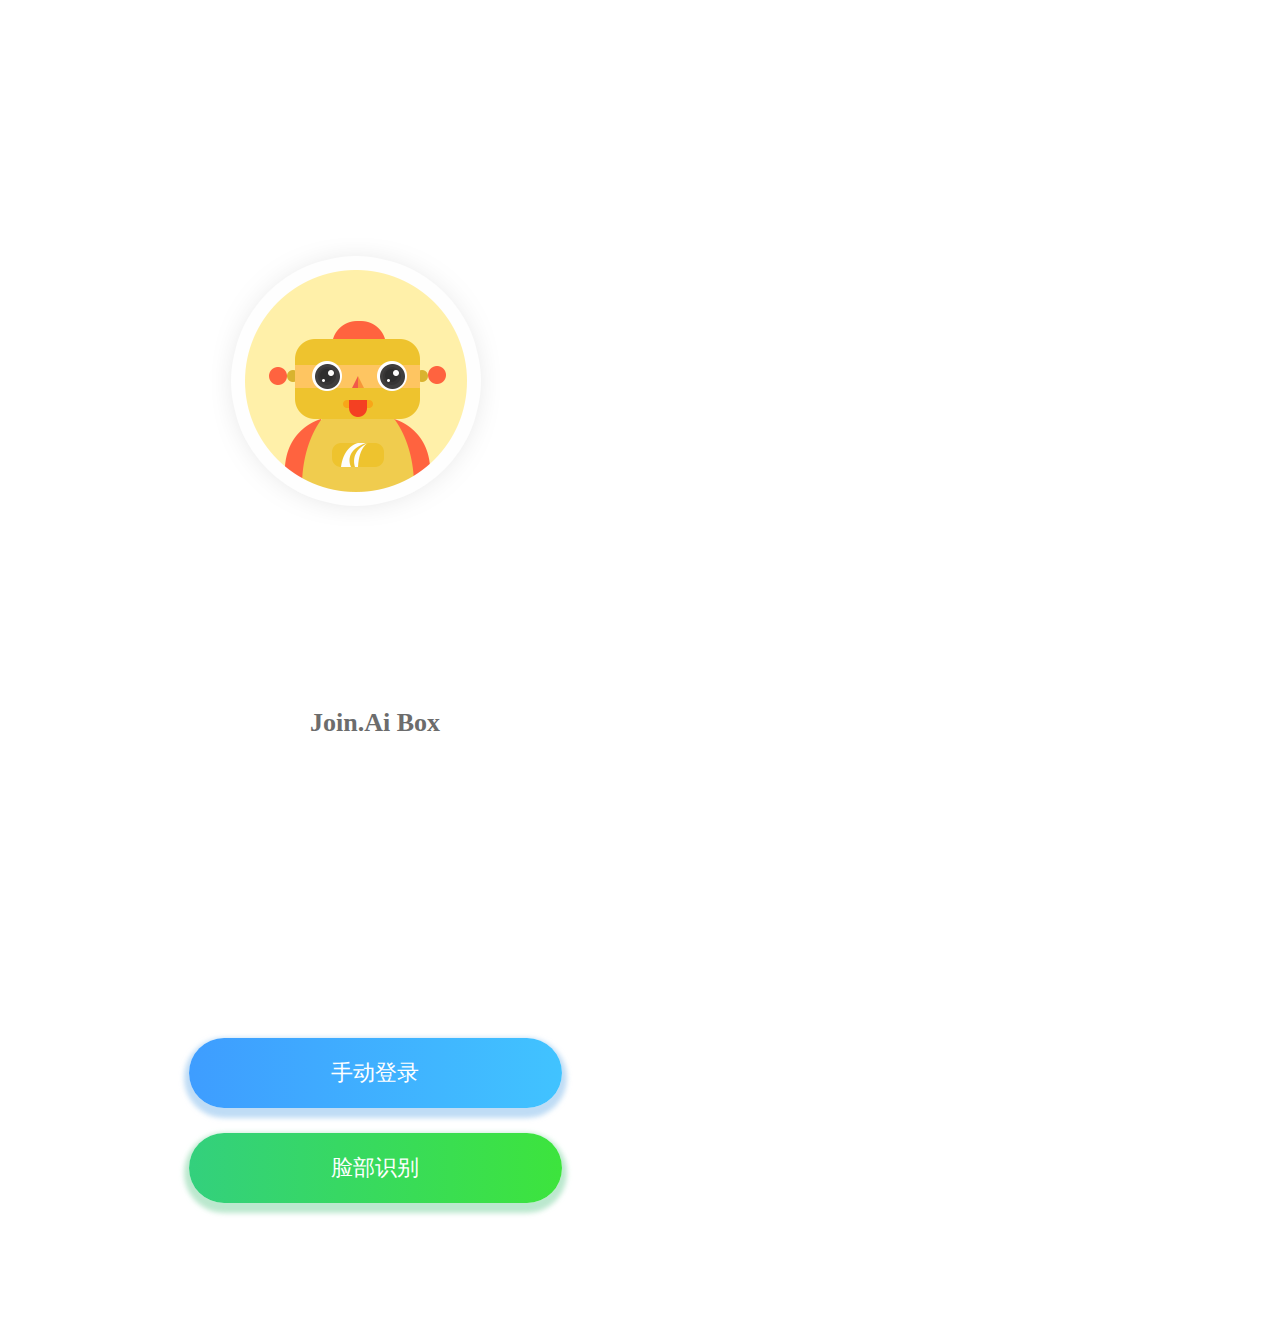
<file: index.html>
<!DOCTYPE html>
<html lang="en">
<head>
	<meta charset="UTF-8">
	<meta name="viewport" content="width=device-width">
	<title>人脸识别</title>
	<link rel="stylesheet" href="css/index.css">
	<script src="js/rem.js"></script>
</head>
<body>
	<div class="box">
		<img src="img/head%20sculpture.png" alt="">
		<h3>Join.Ai Box</h3>
		<div class="button">手动登录</div>
		<a href="index1.html"><div class="buttonb">脸部识别</div></a>
	</div>

	
</body>
</html>
</file>
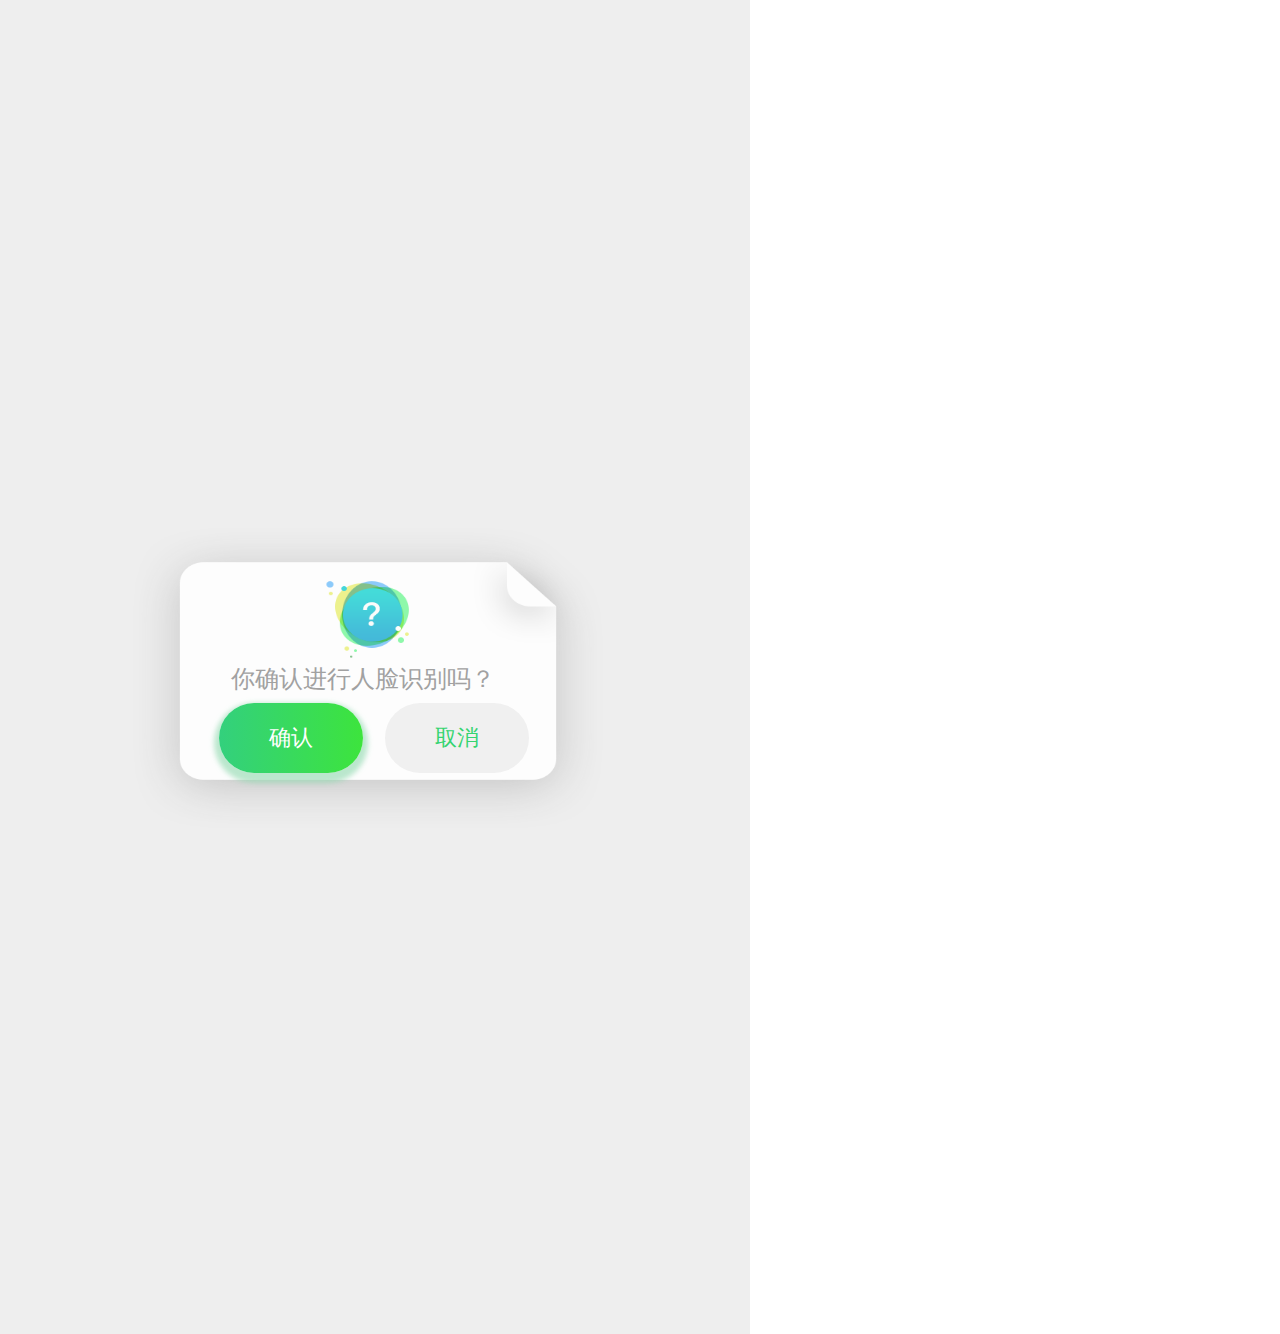
<file: index1.html>
<!DOCTYPE html>
<html lang="en">
<head>
    <meta charset="UTF-8">
    <meta name="viewport" content="width=device-width">
    <link rel="stylesheet" href="css/index1.css">
    <title>确认</title>
    <script src="js/rem.js"></script>

</head>
<body>
    <div class="box">
        <div class="imgback">
            <img src="img/head%20sculpture1.png" alt="">
            <p>你确认进行人脸识别吗？</p>
            <a href="index3.html"><div class="affirm">确认</div></a>
            <div class="exit">取消</div>

        </div>
    </div>

</body>
</html>
</file>
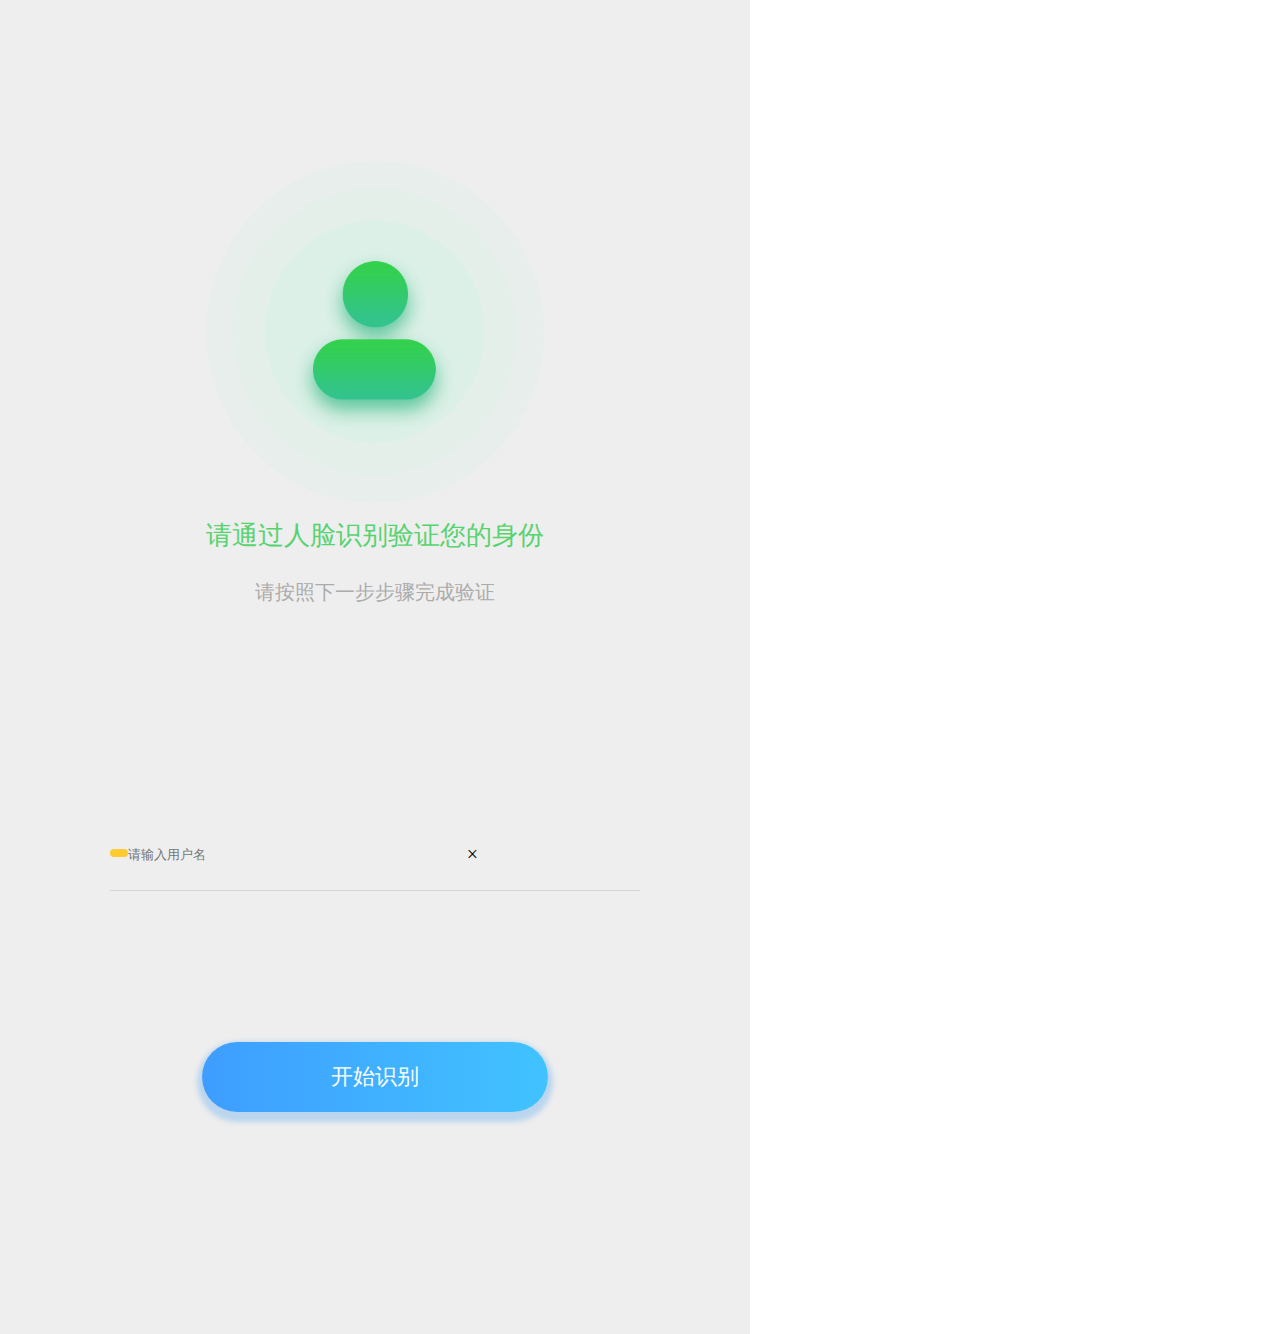
<file: index2.html>
<!doctype html>
<html lang="en">
<head>
    <meta charset="UTF-8">
    <meta name="viewport"
          content="width=device-width, user-scalable=no, initial-scale=1.0, maximum-scale=1.0, minimum-scale=1.0">
    <meta http-equiv="X-UA-Compatible" content="ie=edge">
    <link rel="stylesheet" href="css/index2.css">
    <title>输入名字</title>
    <script src="js/rem.js"></script>
</head>
<body>
    <div class="box">
        <img src="img/head%20portrait.png" alt="">
        <span class="a1">请通过人脸识别验证您的身份</span>
        <span class="a2">请按照下一步步骤完成验证</span>
        <div class="inputb">
            <div class="smalld"></div>
            <input type="text" placeholder="请输入用户名" class="user" name="usernsme" maxlength="8">
            <div class="del">×</div>



        </div>
        <a href="index4.html"><div class="boxbutton">开始识别</div></a>
    </div>

</body>
</html>
</file>
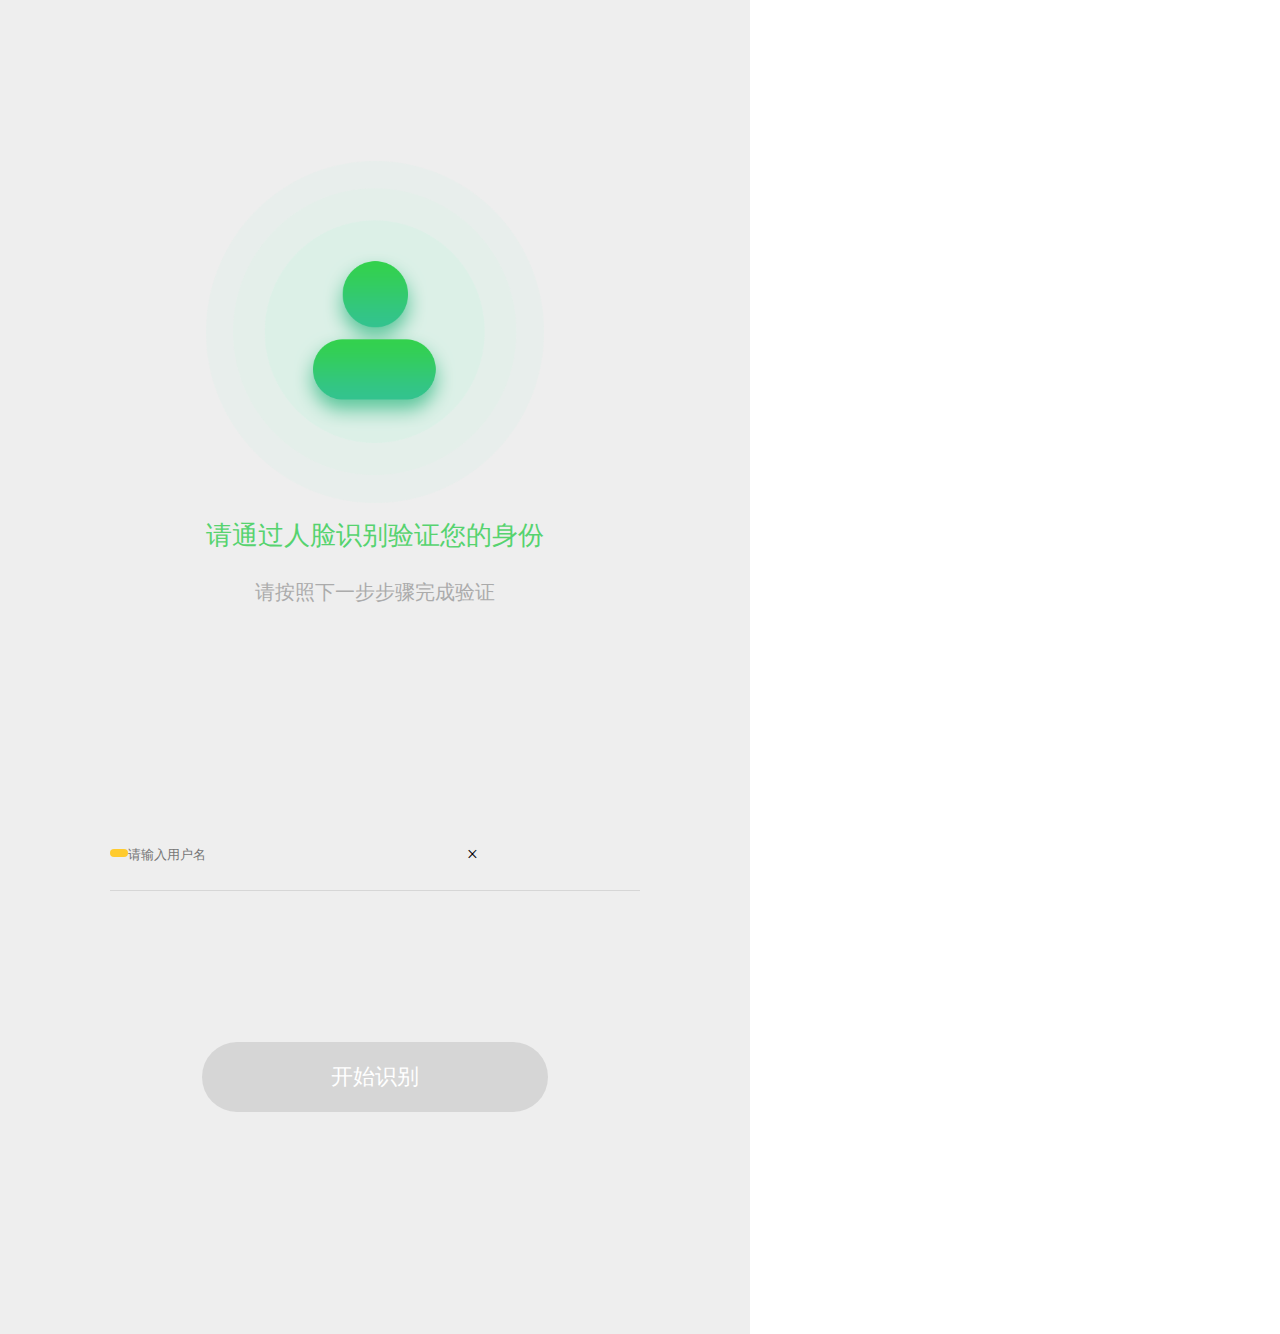
<file: index3.html>
<!doctype html>
<html lang="en">
<head>
    <meta charset="UTF-8">
    <meta name="viewport"
          content="width=device-width, user-scalable=no, initial-scale=1.0, maximum-scale=1.0, minimum-scale=1.0">
    <meta http-equiv="X-UA-Compatible" content="ie=edge">
    <link rel="stylesheet" href="css/index3.css">
    <title>输入名字1</title>
    <script src="js/rem.js"></script>
</head>
<body>
<div class="box">
    <img src="img/head%20portrait.png" alt="">
    <span class="a1">请通过人脸识别验证您的身份</span>
    <span class="a2">请按照下一步步骤完成验证</span>
    <div class="inputb">
        <div class="smalld"></div>
        <input type="text" placeholder="请输入用户名" class="user" name="usernsme" maxlength="8">
        <div class="del">×</div>
    </div>
    <a href="index2.html"><div class="boxbutton">开始识别</div></a>
</div>

</body>
</html>
</file>
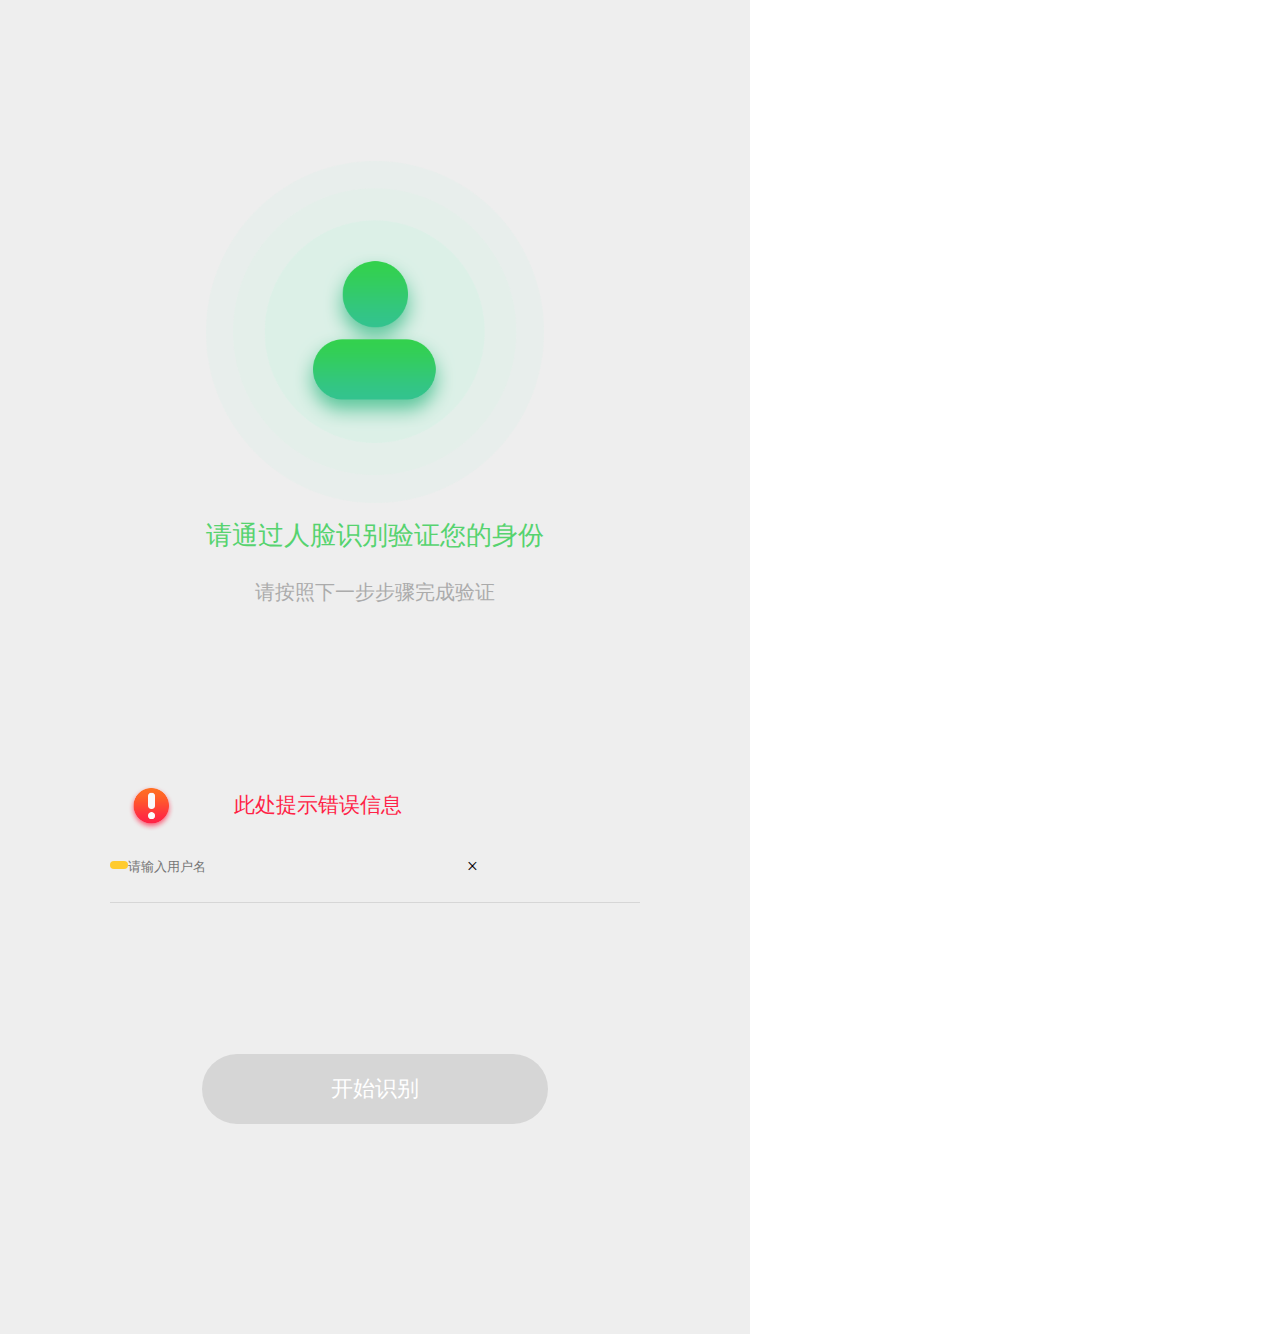
<file: index4.html>
<!doctype html>
<html lang="en">
<head>
    <meta charset="UTF-8">
    <meta name="viewport"
          content="width=device-width, user-scalable=no, initial-scale=1.0, maximum-scale=1.0, minimum-scale=1.0">
    <meta http-equiv="X-UA-Compatible" content="ie=edge">
    <link rel="stylesheet" href="css/index4.css">
    <title>输入名字2</title>
    <script src="js/rem.js"></script>
</head>
<body>
<div class="box">
    <img class="bi" src="img/head%20portrait.png" alt="">
    <span class="a1">请通过人脸识别验证您的身份</span>
    <span class="a2">请按照下一步步骤完成验证</span>
    <div class="mistake">
        <img class="mi" src="img/mistake.png" alt="">
        <span>此处提示错误信息</span>
    </div>
    <div class="inputb">
        <div class="smalld"></div>
        <input type="text" placeholder="请输入用户名" class="user" name="usernsme" maxlength="8">
        <div class="del">×</div>
    </div>
    <a href="index5.html"><div class="boxbutton">开始识别</div></a>
</div>

</body>
</html>
</file>
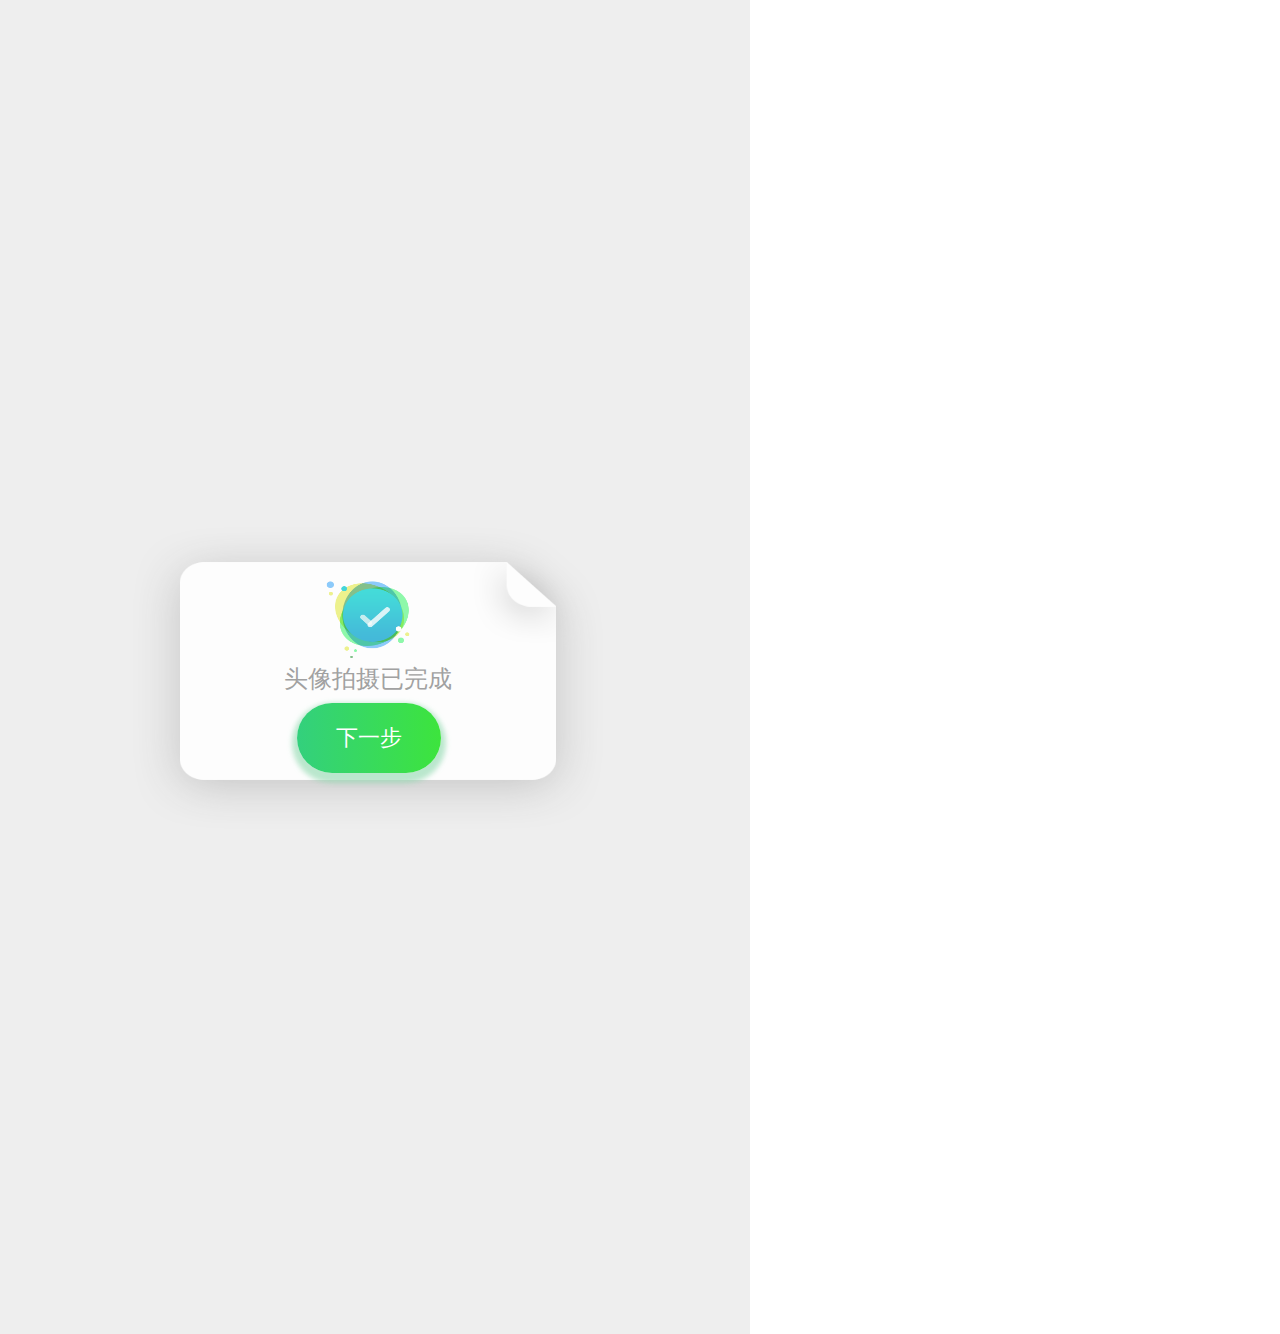
<file: index5.html>
<!DOCTYPE html>
<html lang="en">
<head>
    <meta charset="UTF-8">
    <meta name="viewport" content="width=device-width">
    <link rel="stylesheet" href="css/index5.css">
    <title>确认</title>
    <script src="js/rem.js"></script>

</head>
<body>
<div class="box">
    <div class="imgback">
        <img src="img/ok%20.png" alt="">
        <p>头像拍摄已完成</p>
        <a href="index6.html"><div class="affirm">下一步</div></a>


    </div>
</div>

</body>
</html>
</file>
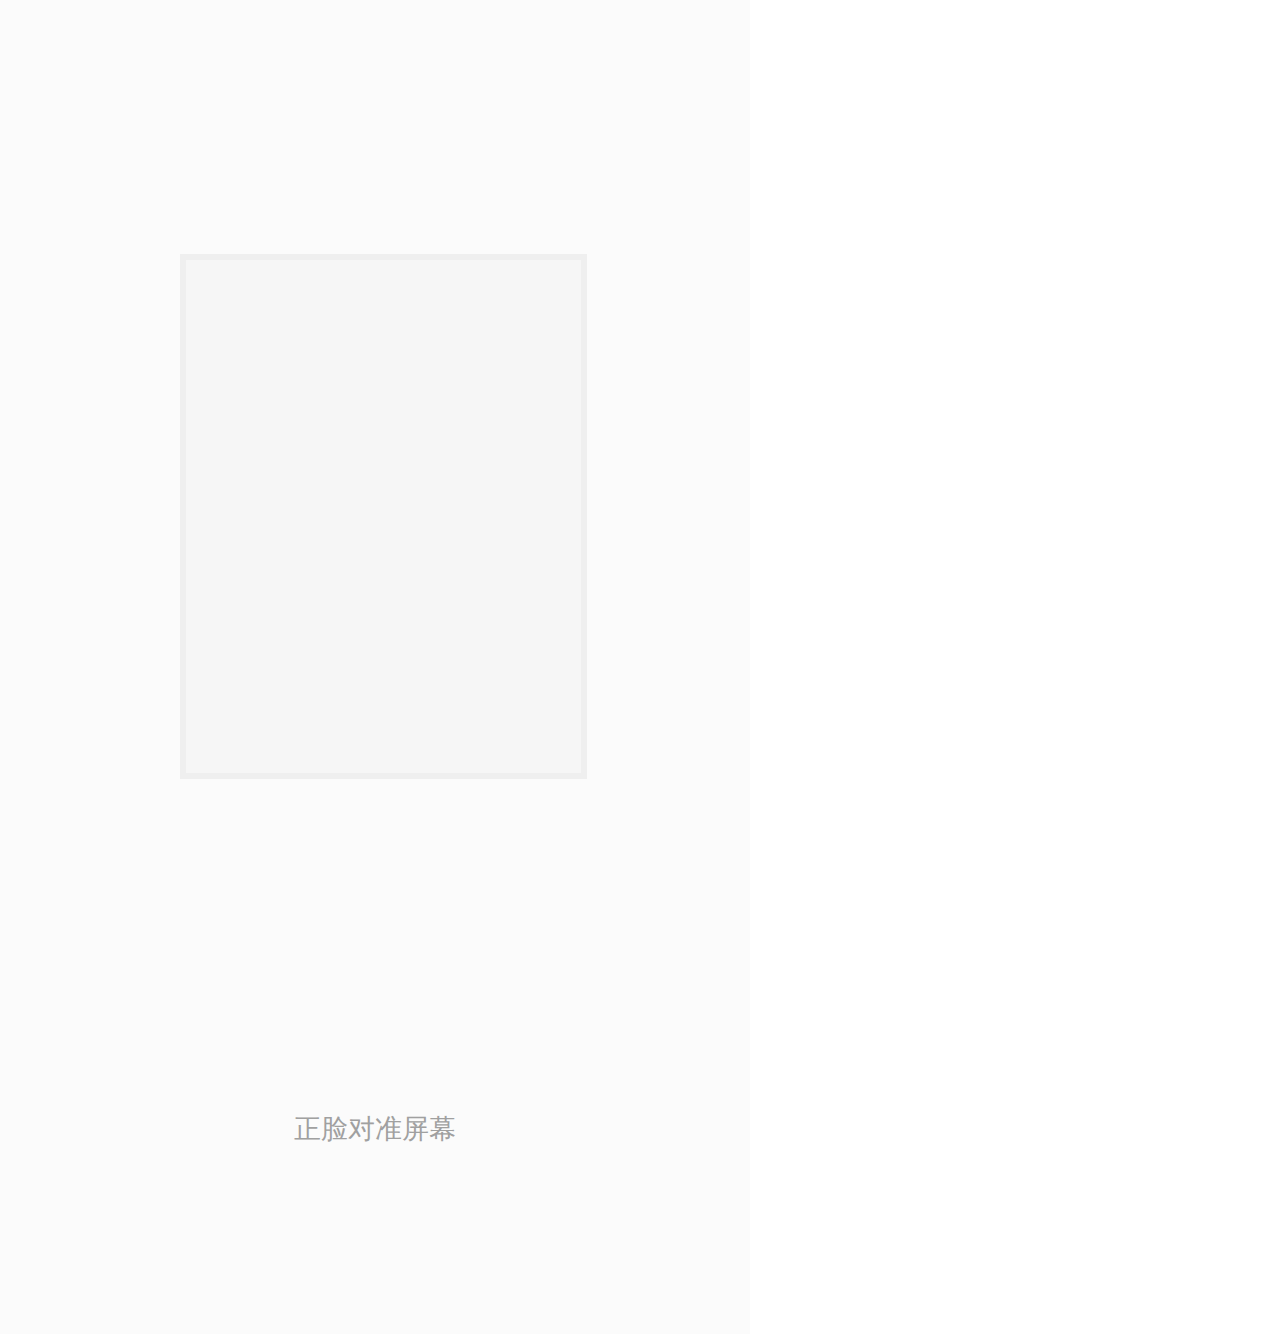
<file: index6.html>
<!--<!doctype html>-->
<!--<html lang="en">-->
<!--<head>-->
    <!--<meta charset="UTF-8">-->
    <!--<meta name="viewport"-->
          <!--content="width=device-width, user-scalable=no, initial-scale=1.0, maximum-scale=1.0, minimum-scale=1.0">-->
    <!--<meta http-equiv="X-UA-Compatible" content="ie=edge">-->
    <!--<link rel="stylesheet" href="css/index6.css">-->
    <!--<title>Document</title>-->
<!--</head>-->
    <!--<body>-->
    <!--<a href="index7.html">
    <div class="box">-->
            <!--<div class="mid"></div>-->
            <!--<span>正脸对准屏幕</span>-->
        <!--</div></a>-->


    <!--</body>-->
<!--</html>-->
<!doctype html>
<html lang="en">
<head>
    <meta charset="UTF-8">
    <meta name="viewport"
          content="width=device-width, user-scalable=no, initial-scale=1.0, maximum-scale=1.0, minimum-scale=1.0">
    <meta http-equiv="X-UA-Compatible" content="ie=edge">
    <link rel="stylesheet" href="css/index6.css">
    <title>输入</title>
    <script src="js/rem.js"></script>
</head>
<body>
    <a href="index7.html">
        <div class="box">
            <div class="mid"></div>
            <span>正脸对准屏幕</span>
        </div>
    </a>
</body>
</html>
</file>
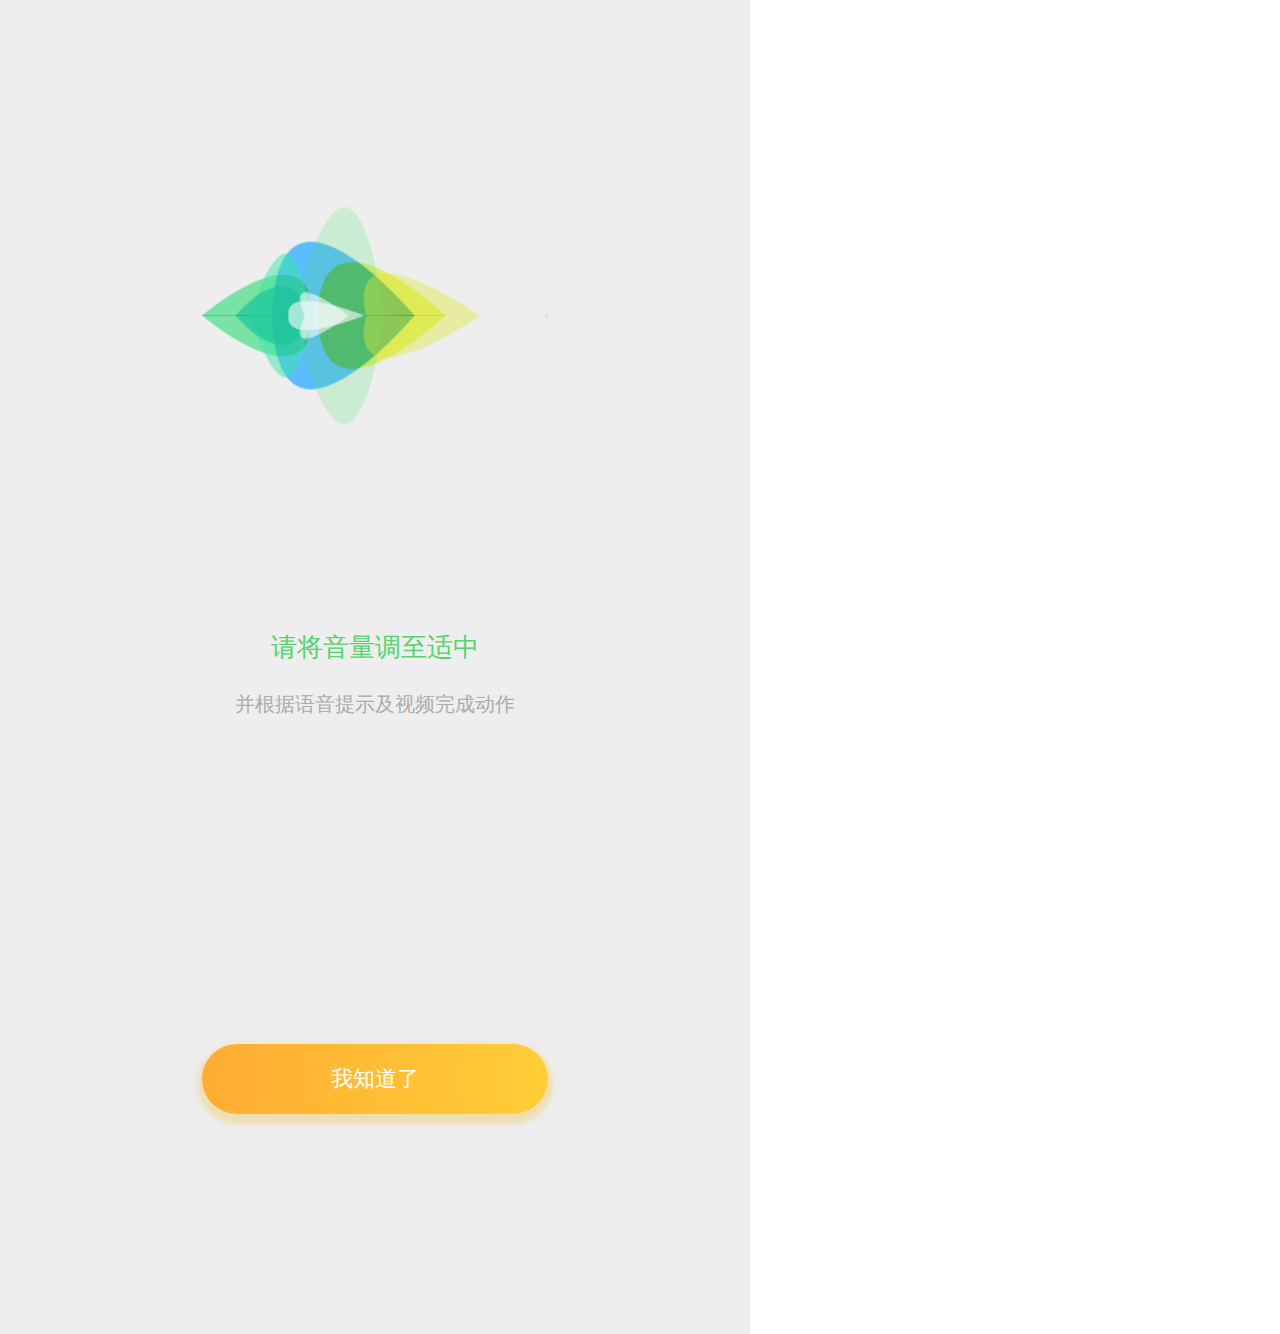
<file: index7.html>
<!doctype html>
<html lang="en">
<head>
    <meta charset="UTF-8">
    <meta name="viewport"
          content="width=device-width, user-scalable=no, initial-scale=1.0, maximum-scale=1.0, minimum-scale=1.0">
    <meta http-equiv="X-UA-Compatible" content="ie=edge">
    <link rel="stylesheet" href="css/index7.css">
    <title>语音</title>
    <script src="js/rem.js"></script>
</head>
<body>
<div class="box">
    <img src="img/yuyin.png" alt="">
    <span class="a1">请将音量调至适中</span>
    <span class="a2">并根据语音提示及视频完成动作</span>
    <!--<div class="inputb">-->
        <!--<div class="smalld"></div>-->
        <!--<input type="text" placeholder="请输入用户名" class="user" name="usernsme" maxlength="8">-->
        <!--<div class="del">×</div>-->



    <!--</div>-->
    <a href="index8.html"><div class="boxbutton">我知道了</div></a>
</div>

</body>
</file>
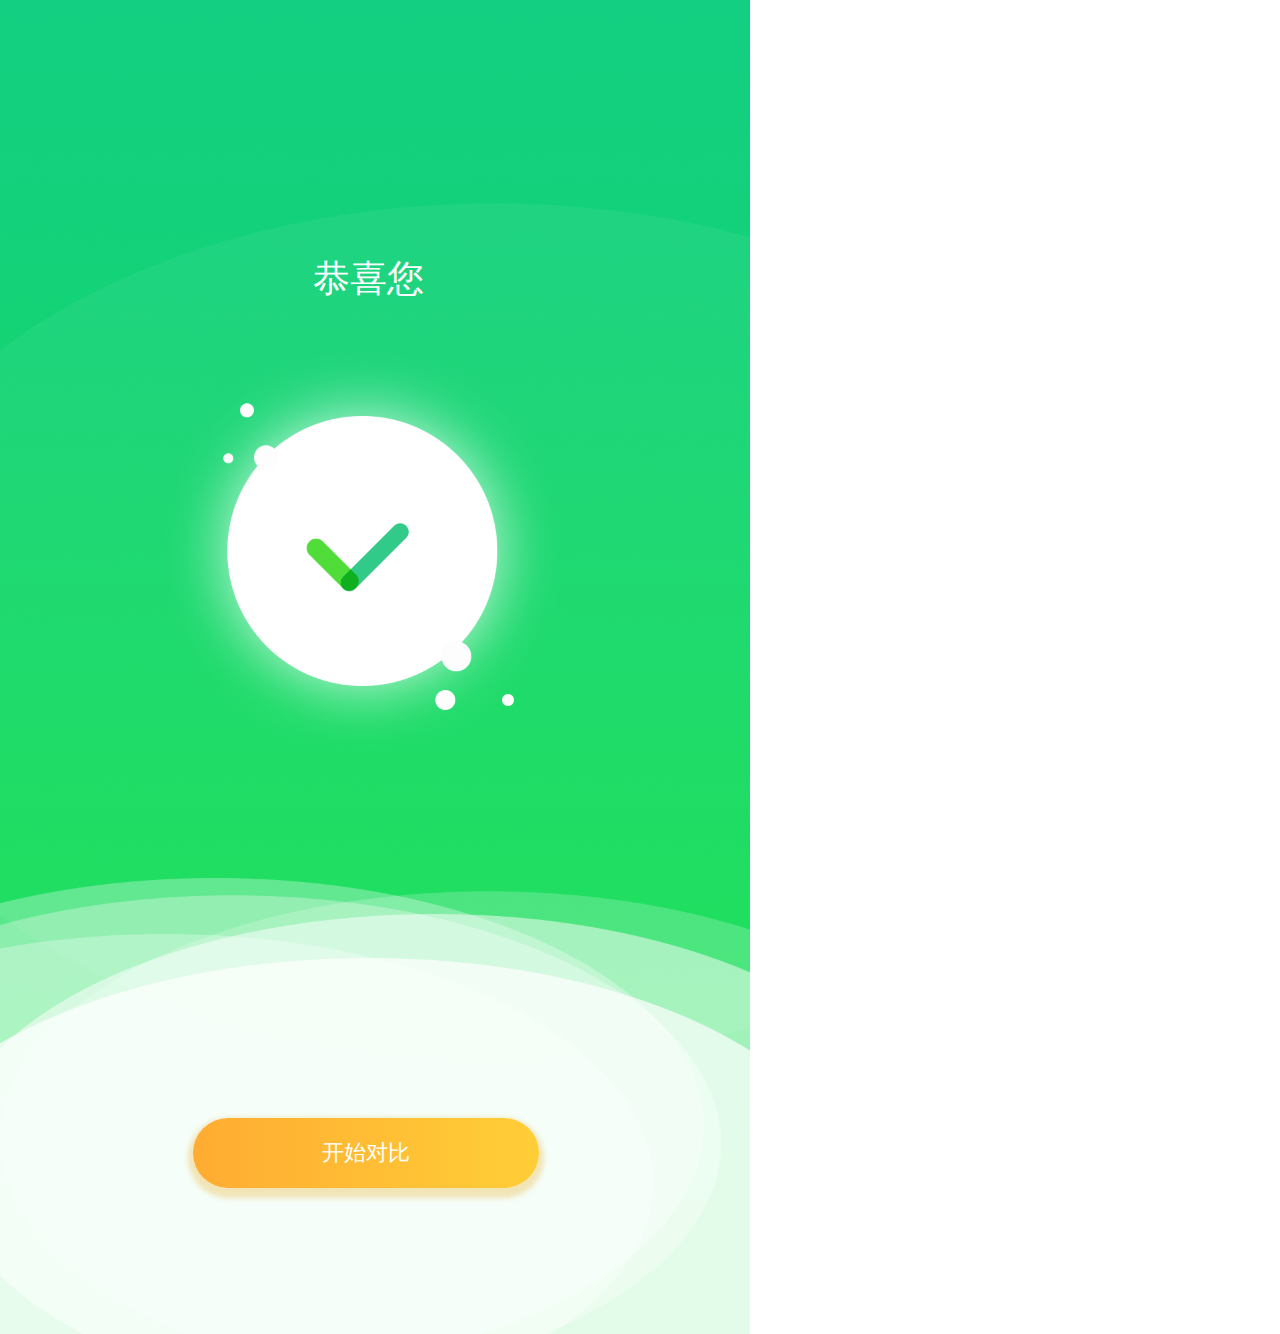
<file: index8.html>
<!--<!doctype html>-->
<!--<html lang="en">-->
<!--<head>-->
    <!--<meta charset="UTF-8">-->
    <!--<meta name="viewport"-->
          <!--content="width=device-width, user-scalable=no, initial-scale=1.0, maximum-scale=1.0, minimum-scale=1.0">-->
    <!--<meta http-equiv="X-UA-Compatible" content="ie=edge">-->
    <!--<link rel="stylesheet" href="css/index8.css">-->
    <!--<title>识别成功</title>-->
<!--</head>-->
<!--<body>-->
    <!--<div class="box">-->
        <!--<img src="img/yuyinshibie.png" alt="">-->
    <!--</div>-->
<!--</body>-->
<!--</html>-->
<!DOCTYPE html>
<html lang="en">
<head>
    <meta charset="UTF-8">
    <meta name="viewport" content="width=device-width">
    <title></title>
    <link rel="stylesheet" href="css/index8.css">
    <script src="js/rem.js"></script>
</head>
<body>
<div class="box">
    <img src="img/yuyinshibie.png" alt="">
    <span class="s1">恭喜您</span>
    <span class="s2">对于您的脸部识别已经成功</span>
    <a href="index9.html"> <div class="boxbutton">开始对比</div></a>
</div>


</body>
</html>
</file>
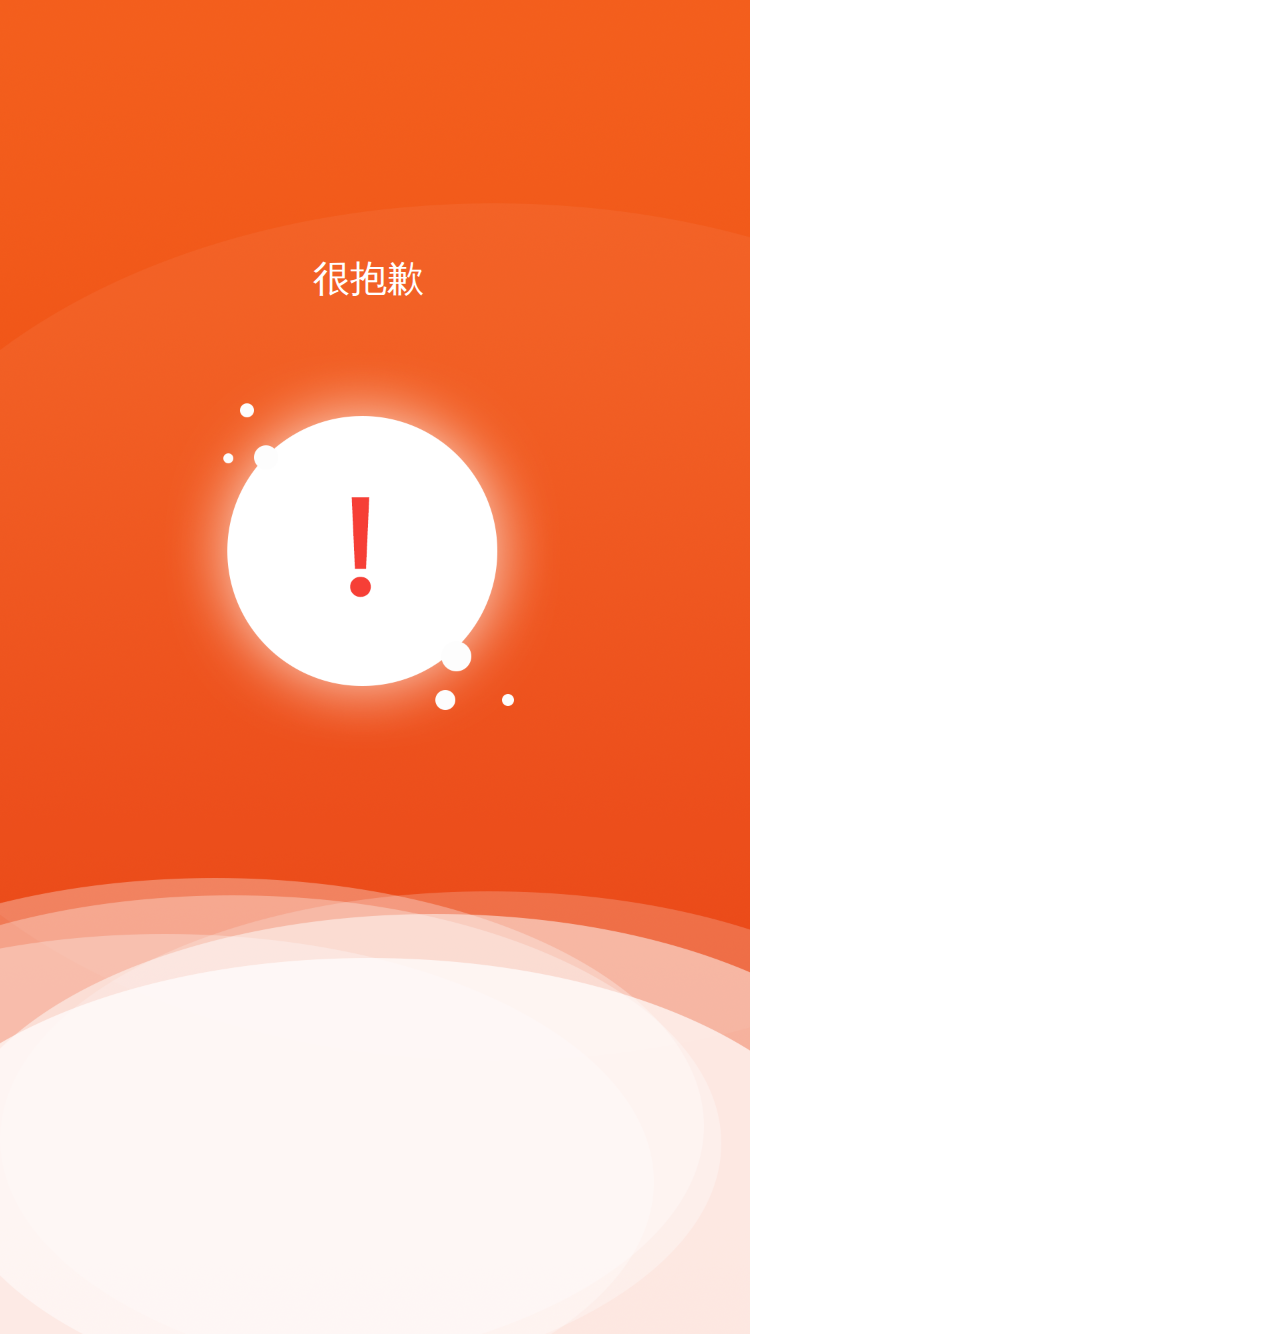
<file: index9.html>
<!DOCTYPE html>
<html lang="en">
<head>
    <meta charset="UTF-8">
    <meta name="viewport" content="width=device-width">
    <title></title>
    <link rel="stylesheet" href="css/index9.css">
    <script src="js/rem.js"></script>
</head>
<body>
<div class="box">
    <img src="img/yuyinshibiecuo.png" alt="">
    <span class="s1">很抱歉</span>
    <span class="s2">对于您的脸部识别没有成功</span>
    <!--<div class="boxbutton"></div>-->
</div>
</file>
<file: css/index.css>
/*
* @Author: cyw
* @Date:   2018-08-03 16:34:57
* @Last Modified by:   cyw
* @Last Modified time: 2018-08-03 18:07:32
*/
@import url(base.css);
.box{
    width: 7.5rem;
    height:13.34rem;
    /*background: yellow;*/
    overflow: hidden;
}
.box img{
    width: 4.69rem;
    height: 3.78rem;
    display: block;
    margin: 2.06rem auto 1.24rem;
    /*text-align: center;*/
}
.box h3{

    /*width: 1.87rem;*/
    /*height: 0.28rem;*/
    /*margin-bottom: 5rem;*/
    font-size:0.26rem;
    color: #6c6c6c;
    text-align: center;
}
.button{
    width: 3.73rem;
    height: 0.7rem;
    /*background: red;*/
    font-size: 0.22rem;
    border-radius: 0.35rem;
    margin: 3rem auto 0.25rem;
    text-align: center;
    color: white;
    line-height: 0.7rem;
    background-image: -webkit-linear-gradient(left,#3e9dff,#41c3ff);
    box-shadow:0 0.05rem 0.05rem 0.05rem rgba(149,196,238,0.6);

}
.buttonb{
    width: 3.73rem;
    height: 0.7rem;
    /*background: red;*/
    font-size: 0.22rem;
    text-align: center;
    color: white;
    line-height: 0.7rem;
    background-image: -webkit-linear-gradient(left,#33d07d,#3de43d);
    box-shadow:0 0.05rem 0.05rem 0.05rem rgba(142,217,173,0.6);



    border-radius: 0.35rem;
    margin: 0 auto;
}
</file>
<file: css/index1.css>
@import url(base.css);
.box {
    width: 7.5rem;
    height: 13.34rem;
    overflow: hidden;
    background: #eeeeee;
}
.imgback{
    width: 4.8rem;
    height: 3.1rem;
    margin-top:5.23rem;
    margin-left: 1.28rem;
    position: relative;

}
.imgback img{
    width: 4.80rem;
    height: 3.10rem;
}
.imgback p{
    font-size: 0.24rem;
    line-height: 0.24rem;
    color: #a1a1a1;
    position: absolute;
    top: 1.44rem;
    left: 1.03rem;
}
.imgback .affirm{
    width: 1.44rem;
    height: 0.7rem;
    /*background:#3bdf4d;*/
    font-size: 0.22rem;
    border-radius: 0.35rem;
    text-align: center;
    line-height: 0.7rem;
    color:white ;
    position: absolute;
    left:0.91rem;
    bottom: 0.6rem;
    background-image: -webkit-linear-gradient(left,#33d07d,#3de43d);
    box-shadow:0 0.05rem 0.05rem 0.05rem rgba(142,217,173,0.6);
}
.imgback .exit{
    width: 1.44rem;
    height: 0.7rem;
    background: #f0f0f0;
    font-size: 0.22rem;
    border-radius: 0.35rem;
    text-align: center;
    line-height: 0.7rem;
    color: #35d470;
    position: absolute;
    right:0.79rem;
    bottom: 0.6rem;
}
</file>
<file: css/index2.css>
@import url(base.css);
.box {
    width: 7.5rem;
    height: 13.34rem;
    overflow: hidden;
    background: #eeeeee;
}
.box img{
    width: 3.38rem;
    height: 3.42rem;
    display: block;
    margin: 1.61rem auto 0;
}
.a1{
    display: block;
    color: #56d36f;
    font-size: 0.26rem;
    text-align: center;
margin-top: 0.15rem;
}
.a2{
    display: block;
    color: #ababab;
    font-size: 0.20rem;
    text-align: center;
    margin-top: 0.26rem;
}
.inputb{
    width: 5.3rem;
    height: 0.71rem;
    /*background:red;*/
    margin: 2.13rem auto 0;
    /*border-radius: 0.35rem;*/
    border-bottom: 0.01rem solid #d6d6d6;
    overflow: hidden;
}
.smalld{
    width: 0.18rem;
    height: 0.08rem;
    background: #ffcb2e;
    border-radius: 0.04rem;
    margin-top: 0.3rem;
    float: left;
}
.del{
    /*display: block;*/
    width: 5.3rem;
    height: 0.71rem;
    font-size: 0.2rem;
    text-align: center;
    line-height: 0.71rem;
}
.inputb input{
    float: left;
    outline: none;
    border: none;
    height:0.71rem;
    background: #eeeeee;
    line-height: 0.71rem;

}
.boxbutton{
    width: 3.46rem;
    height: 0.7rem;
    /*background: red;*/
    border-radius: 0.35rem;
    margin: 1.51rem auto 0;
    font-size: 0.22rem;
    text-align: center;
    line-height: 0.7rem;
    color: white;
    background-image:-webkit-linear-gradient(left,#3e9dff,#41c3ff);
    box-shadow: 0rem 0.05rem 0.05rem 0.05rem rgba(153,197,238,0.6);
}
</file>
<file: css/index3.css>
@import url(base.css);
.box {
    width: 7.5rem;
    height: 13.34rem;
    overflow: hidden;
    background: #eeeeee;
}
.box img{
    width: 3.38rem;
    height: 3.42rem;
    display: block;
    margin: 1.61rem auto 0;
}
.a1{
    display: block;
    color: #56d36f;
    font-size: 0.26rem;
    text-align: center;
    margin-top: 0.15rem;
}
.a2{
    display: block;
    color: #ababab;
    font-size: 0.20rem;
    text-align: center;
    margin-top: 0.26rem;
}

.inputb{
    width: 5.3rem;
    height: 0.71rem;
    /*background:red;*/
    margin: 2.13rem auto 0;
    /*border-radius: 0.35rem;*/
    border-bottom: 0.01rem solid #d6d6d6;
    overflow: hidden;
    /*font-size: 0.20rem;*/

}
.smalld{
    width: 0.18rem;
    height: 0.08rem;
    background: #ffcb2e;
    border-radius: 0.04rem;
    margin-top: 0.3rem;
    float: left;
}
.del{
    /*display: block;*/
    width: 5.3rem;
    height: 0.71rem;
    font-size: 0.2rem;
    text-align: center;
    line-height: 0.71rem;
}
.inputb input{
    float: left;
    outline: none;
    border: none;
    height:0.71rem;
    background: #eeeeee;
    line-height: 0.71rem;

}
.boxbutton{
    width: 3.46rem;
    height: 0.7rem;
    background: #d6d6d6;
    border-radius: 0.35rem;
    margin: 1.51rem auto 0;
    font-size: 0.22rem;
    text-align: center;
    line-height: 0.7rem;
    color: white;
    /*background-image:-webkit-linear-gradient(left,#3e9dff,#41c3ff);*/
    /*box-shadow: 0rem 0.05rem 0.05rem 0.05rem rgba(153,197,238,0.6);*/
}
</file>
<file: css/index4.css>
@import url(base.css);
.box {
    width: 7.5rem;
    height: 13.34rem;
    overflow: hidden;
    background: #eeeeee;
}
.bi{
    width: 3.38rem;
    height: 3.42rem;
    display: block;
    margin: 1.61rem auto 0;
}
.a1{
    display: block;
    color: #56d36f;
    font-size: 0.26rem;
    text-align: center;
    margin-top: 0.15rem;
}
.a2{
    display: block;
    color: #ababab;
    font-size: 0.20rem;
    text-align: center;
    margin-top: 0.26rem;
}
.mistake{
    width: 3.2rem;
    height: 0.46rem;
    /*background: yellow;*/
    margin-top: 1.79rem;
    margin-left: 1.28rem;
    display: flex;
    justify-content: space-between;
}
.mi{
    display: block;
    width: 0.46rem;
    height: 0.46rem;
    float: left;

}
.mistake span{
    width:2.6rem;
    height: 0.41rem;
    display: block;
    text-align: center;
    line-height: 0.41rem;
    font-size: 0.21rem;
    color:#ff2246;
    float:right;
}
.inputb{
    width: 5.3rem;
    height: 0.71rem;
    /*background:red;*/
    margin: 0 auto;
    /*border-radius: 0.35rem;*/
    border-bottom: 0.01rem solid #d6d6d6;
    overflow: hidden;
    /*font-size: 0.20rem;*/

}
.smalld{
    width: 0.18rem;
    height: 0.08rem;
    background: #ffcb2e;
    border-radius: 0.04rem;
    margin-top: 0.3rem;
    float: left;
}
.del{
    /*display: block;*/
    width: 5.3rem;
    height: 0.71rem;
    font-size: 0.2rem;
    text-align: center;
    line-height: 0.71rem;
}
.inputb input{
    float: left;
    outline: none;
    border: none;
    height:0.71rem;
    background: #eeeeee;
    line-height: 0.71rem;

}
.boxbutton{
    width: 3.46rem;
    height: 0.7rem;
    background: #d6d6d6;
    border-radius: 0.35rem;
    margin: 1.51rem auto 0;
    font-size: 0.22rem;
    text-align: center;
    line-height: 0.7rem;
    color: white;
    /*background-image:-webkit-linear-gradient(left,#3e9dff,#41c3ff);*/
    /*box-shadow: 0rem 0.05rem 0.05rem 0.05rem rgba(153,197,238,0.6);*/
}
</file>
<file: css/index5.css>
@import url(base.css);
.box {
    width: 7.5rem;
    height: 13.34rem;
    overflow: hidden;
    background: #eeeeee;
}
.imgback{
    width: 4.8rem;
    height: 3.1rem;
    margin-top:5.23rem;
    margin-left: 1.28rem;
    position: relative;

}
.imgback img{
    width: 4.80rem;
    height: 3.10rem;
}
.imgback p{
    font-size: 0.24rem;
    line-height: 0.24rem;
    color: #a1a1a1;
    position: absolute;
    top: 1.44rem;
    left: 1.56rem;
    /*text-align: center;*/
}
.imgback .affirm{
    width: 1.44rem;
    height: 0.7rem;
    /*background:#3bdf4d;*/
    font-size: 0.22rem;
    border-radius: 0.35rem;
    text-align: center;
    line-height: 0.7rem;
    color:white ;
    position: absolute;
    left:1.69rem;
    bottom: 0.6rem;
    background-image: -webkit-linear-gradient(left,#33d07d,#3de43d);
    box-shadow:0 0.05rem 0.05rem 0.05rem rgba(142,217,173,0.6);
}
.imgback .exit{
    width: 1.44rem;
    height: 0.7rem;
    background: #f0f0f0;
    font-size: 0.22rem;
    border-radius: 0.35rem;
    text-align: center;
    line-height: 0.7rem;
    color: #35d470;
    position: absolute;
    right:0.79rem;
    bottom: 0.6rem;
}
</file>
<file: css/index6.css>
@import url(base.css);
.box{
    width: 7.5rem;
    height: 13.34rem;
    background: #fbfbfb;
    overflow: hidden;

}
.mid{
    width: 3.95rem;
    height: 5.13rem;
    background: #f6f6f6;
    border: 0.06rem solid #efefef;
    margin-top: 2.54rem;
    margin-left: 1.8rem;

}
.box span{
    display: block;
    font-size: 0.27rem;
    color: #a0a0a0;
    margin-top: 3.32rem;
    /*margin: 3.32rem auto 0;*/
    text-align: center;
}
</file>
<file: css/index7.css>
@import url(base.css);
.box {
    width: 7.5rem;
    height: 13.34rem;
    overflow: hidden;
    background: #eeeeee;
}
.box img{
    width: 3.48rem;
    height: 2.17rem;
    display: block;
    margin: 2.07rem auto 0;
}
.a1{
    display: block;
    color: #56d36f;
    font-size: 0.26rem;
    text-align: center;
    margin-top: 2.06rem;
}
.a2{
    display: block;
    color: #ababab;
    font-size: 0.20rem;
    text-align: center;
    margin-top: 0.26rem;
}
.inputb{
    width: 5.3rem;
    height: 0.71rem;
    /*background:red;*/
    margin: 2.13rem auto 0;
    /*border-radius: 0.35rem;*/
    border-bottom: 0.01rem solid #d6d6d6;
    overflow: hidden;
}
/*.smalld{*/
    /*width: 0.18rem;*/
    /*height: 0.08rem;*/
    /*background: #ffcb2e;*/
    /*border-radius: 0.04rem;*/
    /*margin-top: 0.3rem;*/
    /*float: left;*/
/*}*/
/*.del{*/
    /*!*display: block;*!*/
    /*width: 5.3rem;*/
    /*height: 0.71rem;*/
    /*font-size: 0.2rem;*/
    /*text-align: center;*/
    /*line-height: 0.71rem;*/
/*}*/
/*.inputb input{*/
    /*float: left;*/
    /*outline: none;*/
    /*border: none;*/
    /*height:0.71rem;*/
    /*background: #eeeeee;*/
    /*line-height: 0.71rem;*/

/*}*/
.boxbutton{
    width: 3.46rem;
    height: 0.7rem;
    /*background: red;*/
    border-radius: 0.35rem;
    margin: 3.26rem auto 0;
    font-size: 0.22rem;
    text-align: center;
    line-height: 0.7rem;
    color: white;
    background-image:-webkit-linear-gradient(left,#ffac32,#ffce37);
    box-shadow: 0rem 0.05rem 0.05rem 0.05rem rgba(238,211,140,0.6);
}
</file>
<file: css/index8.css>
@import url(base.css);
.box{
    width: 7.5rem;
    height:13.34rem;
position: relative;

}
img{
    width:7.5rem;
    height: 13.34rem;
}
.s1{
    display: block;
    font-size: 0.37rem;
    color: white;
    /*margin-top: 2.51rem;*/
    position: absolute;
    left: 3.13rem;
    top: 2.54rem;

}
.s2{
    display: block;
    font-size: 0.26rem;
    position: absolute;
    left: 2.27rem;
    top: 3.08rem;
    font-size: 0.26px;
    color: white;
}
.boxbutton{
    width: 3.46rem;
    height: 0.7rem;
    /*background: red;*/
    border-radius: 0.35rem;
    margin: 3.26rem auto 0;
    font-size: 0.22rem;
    text-align: center;
    line-height: 0.7rem;
    color: white;
    background-image:-webkit-linear-gradient(left,#ffac32,#ffce37);
    box-shadow: 0rem 0.05rem 0.05rem 0.05rem rgba(238,211,140,0.6);
    position: absolute;
    left: 1.93rem;
    bottom: 1.46rem;

}
</file>
<file: css/index9.css>
@import url(base.css);
.box{
    width: 7.5rem;
    height:13.34rem;
    position: relative;

}
img{
    width:7.5rem;
    height: 13.34rem;
}
.s1{
    display: block;
    font-size: 0.37rem;
    color: white;
    /*margin-top: 2.51rem;*/
    position: absolute;
    left: 3.13rem;
    top: 2.54rem;

}
.s2{
    display: block;
    font-size: 0.26rem;
    position: absolute;
    left: 2.27rem;
    top: 3.08rem;
    font-size: 0.26px;
    color: white;
}
.boxbutton{
    width: 3.46rem;
    height: 0.7rem;
    /*background: red;*/
    border-radius: 0.35rem;
    margin: 3.26rem auto 0;
    font-size: 0.22rem;
    text-align: center;
    line-height: 0.7rem;
    color: white;
    background-image:-webkit-linear-gradient(left,#ffac32,#ffce37);
    box-shadow: 0rem 0.05rem 0.05rem 0.05rem rgba(238,211,140,0.6);
    position: absolute;
    left: 1.93rem;
    bottom: 1.46rem;

}
</file>
